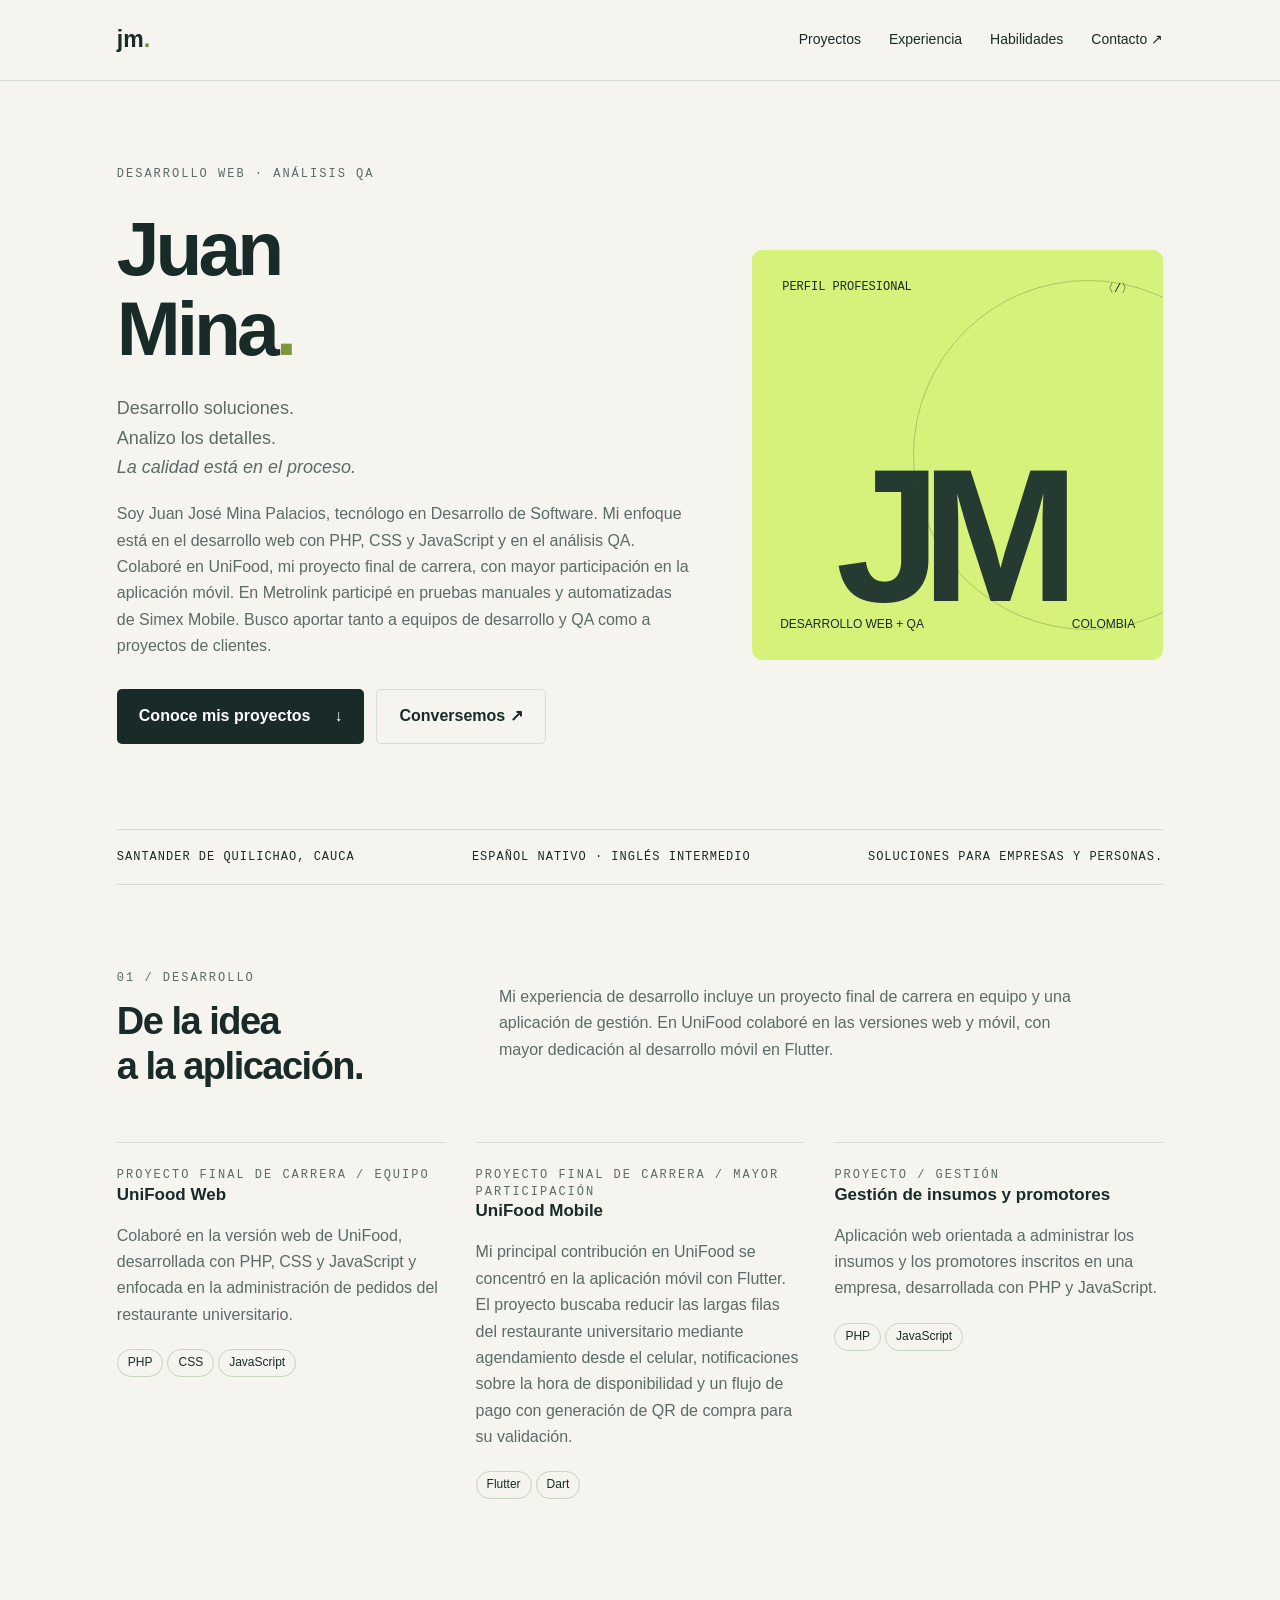
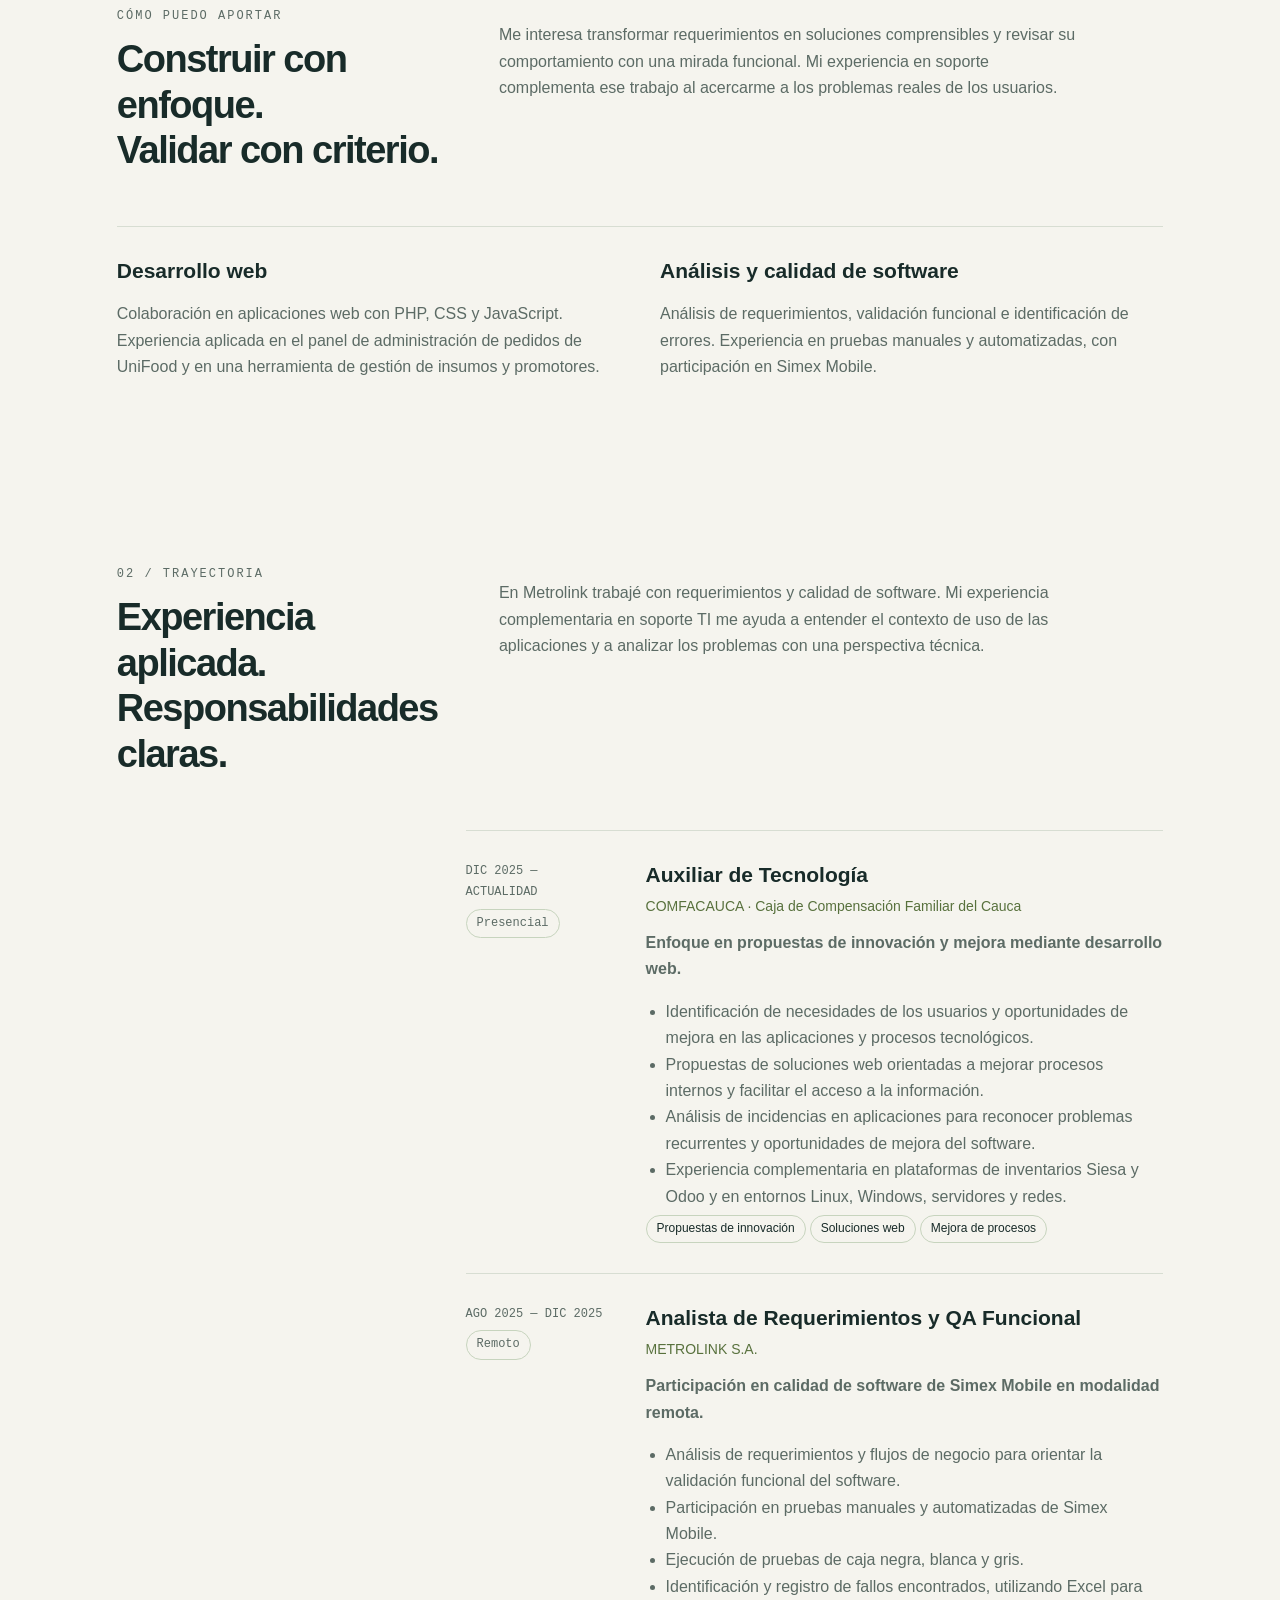
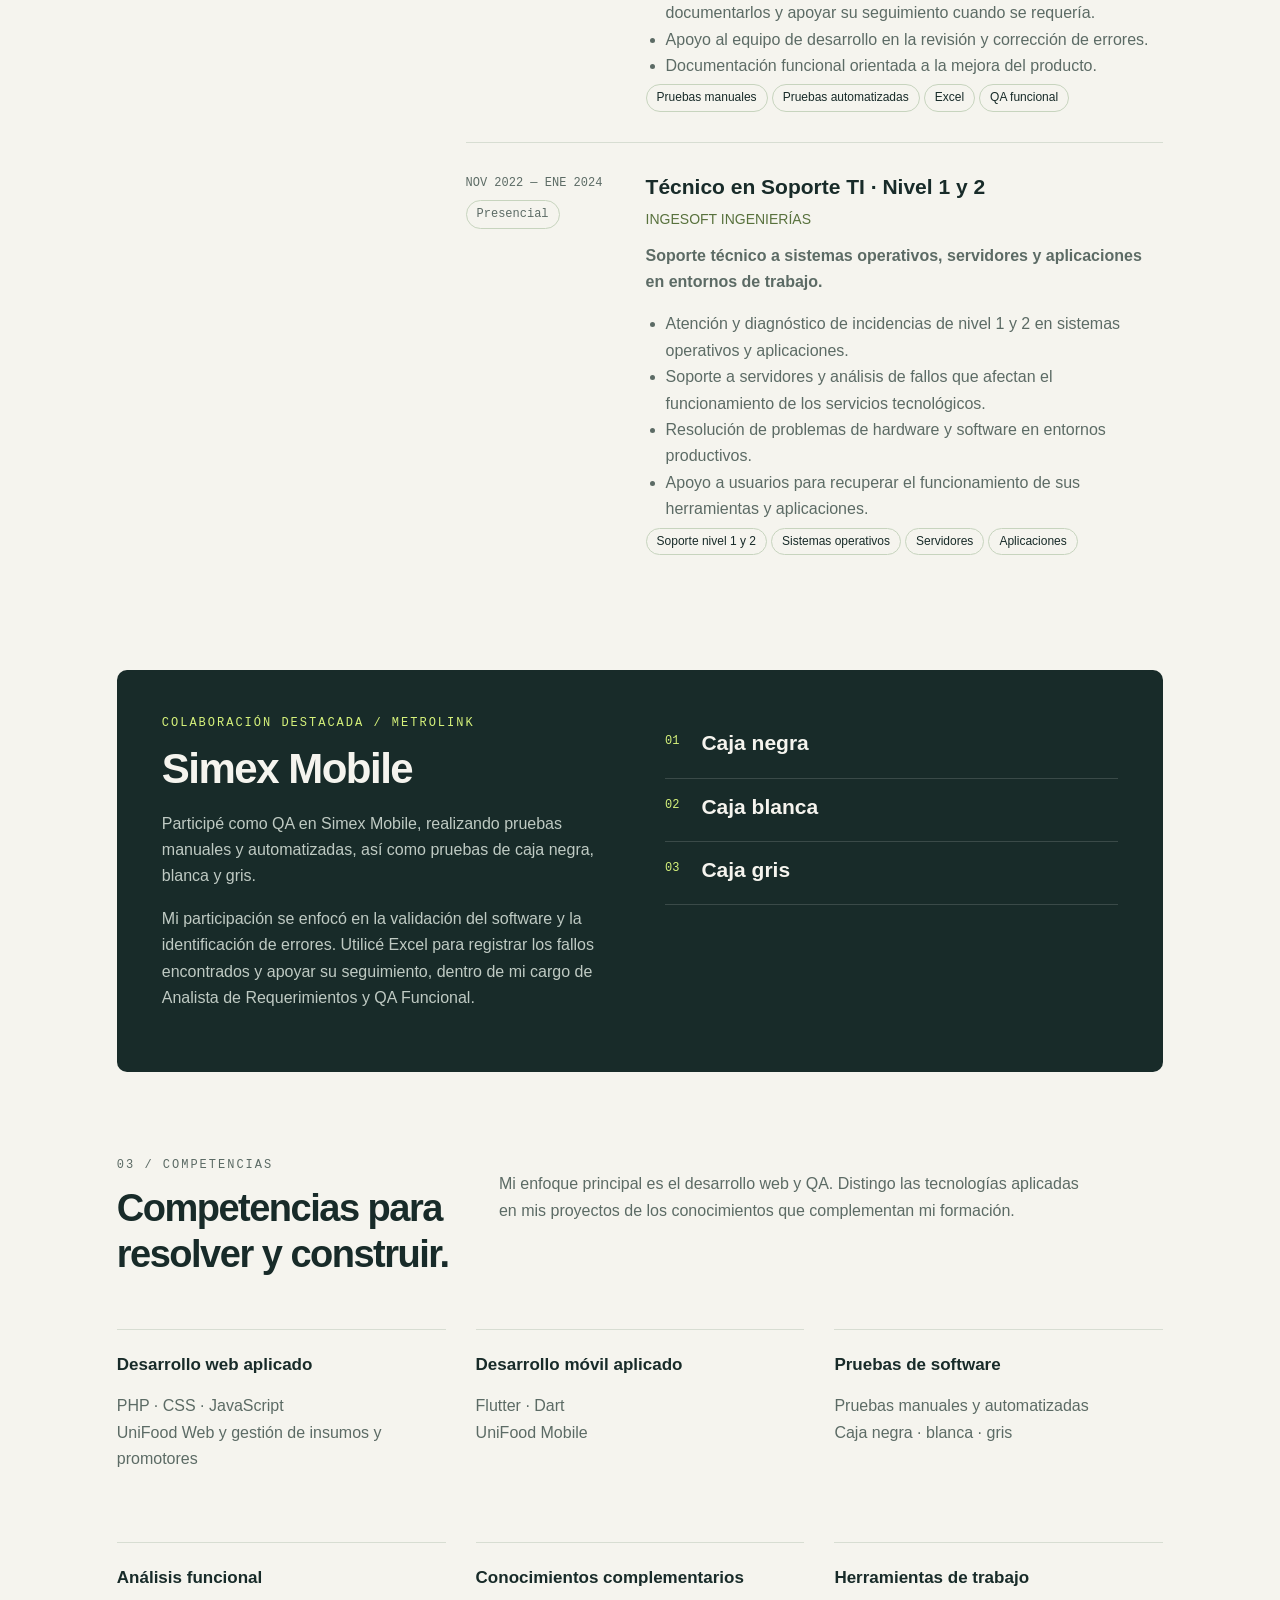
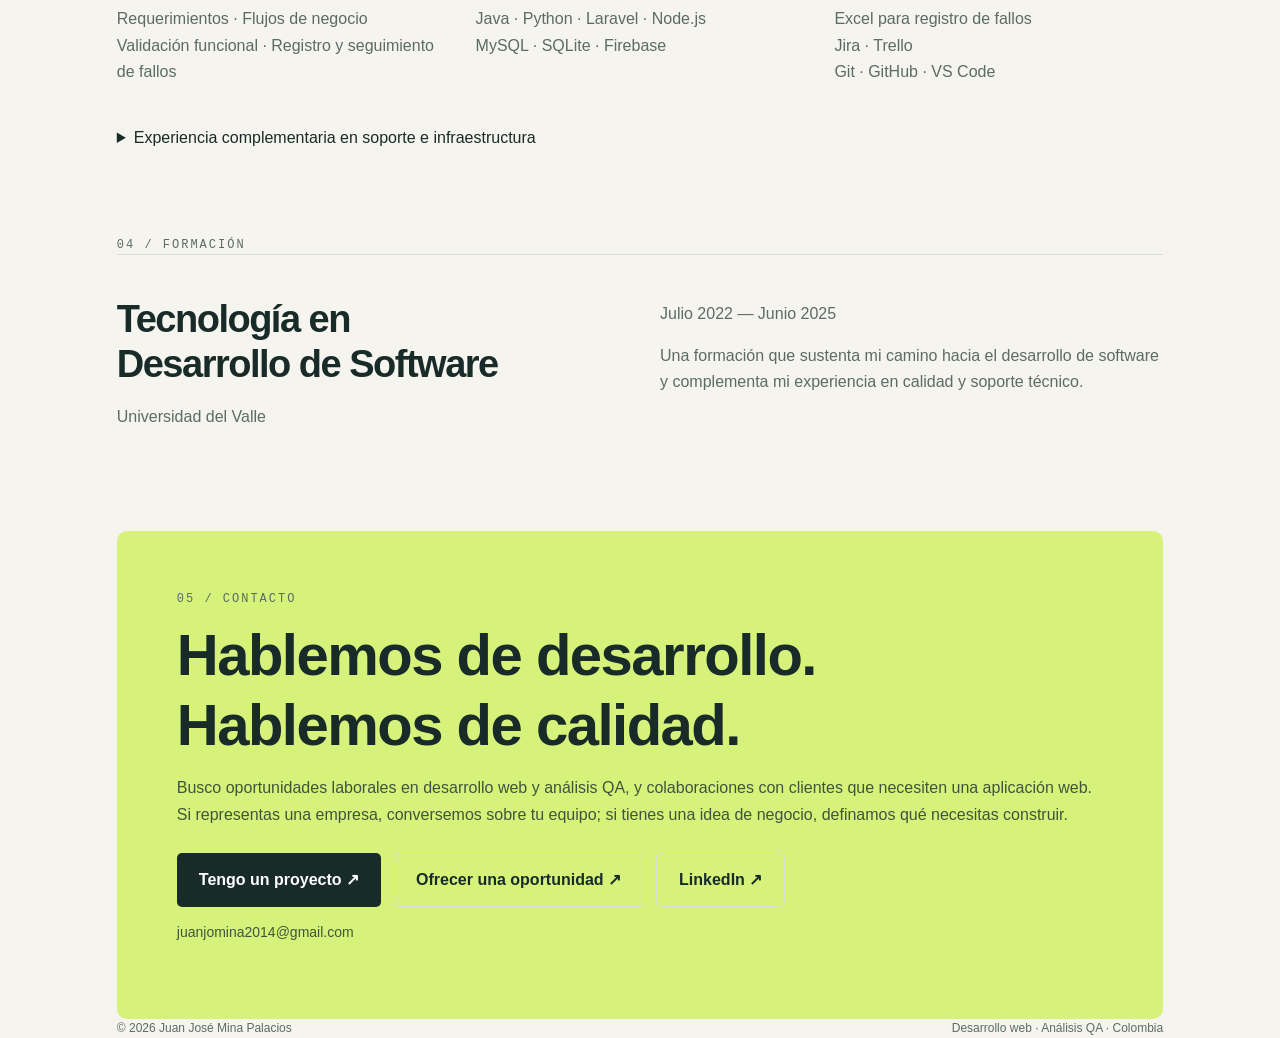
<file: index.html>
<!doctype html>
<html lang="es">
<head>
  <meta charset="utf-8">
  <meta http-equiv="refresh" content="0; url=./portafolio-web/">
  <title>Juan Mina | Portafolio</title>
</head>
<body>
  <a href="./portafolio-web/">Abrir el portafolio de Juan Mina</a>
</body>
</html>
</file>
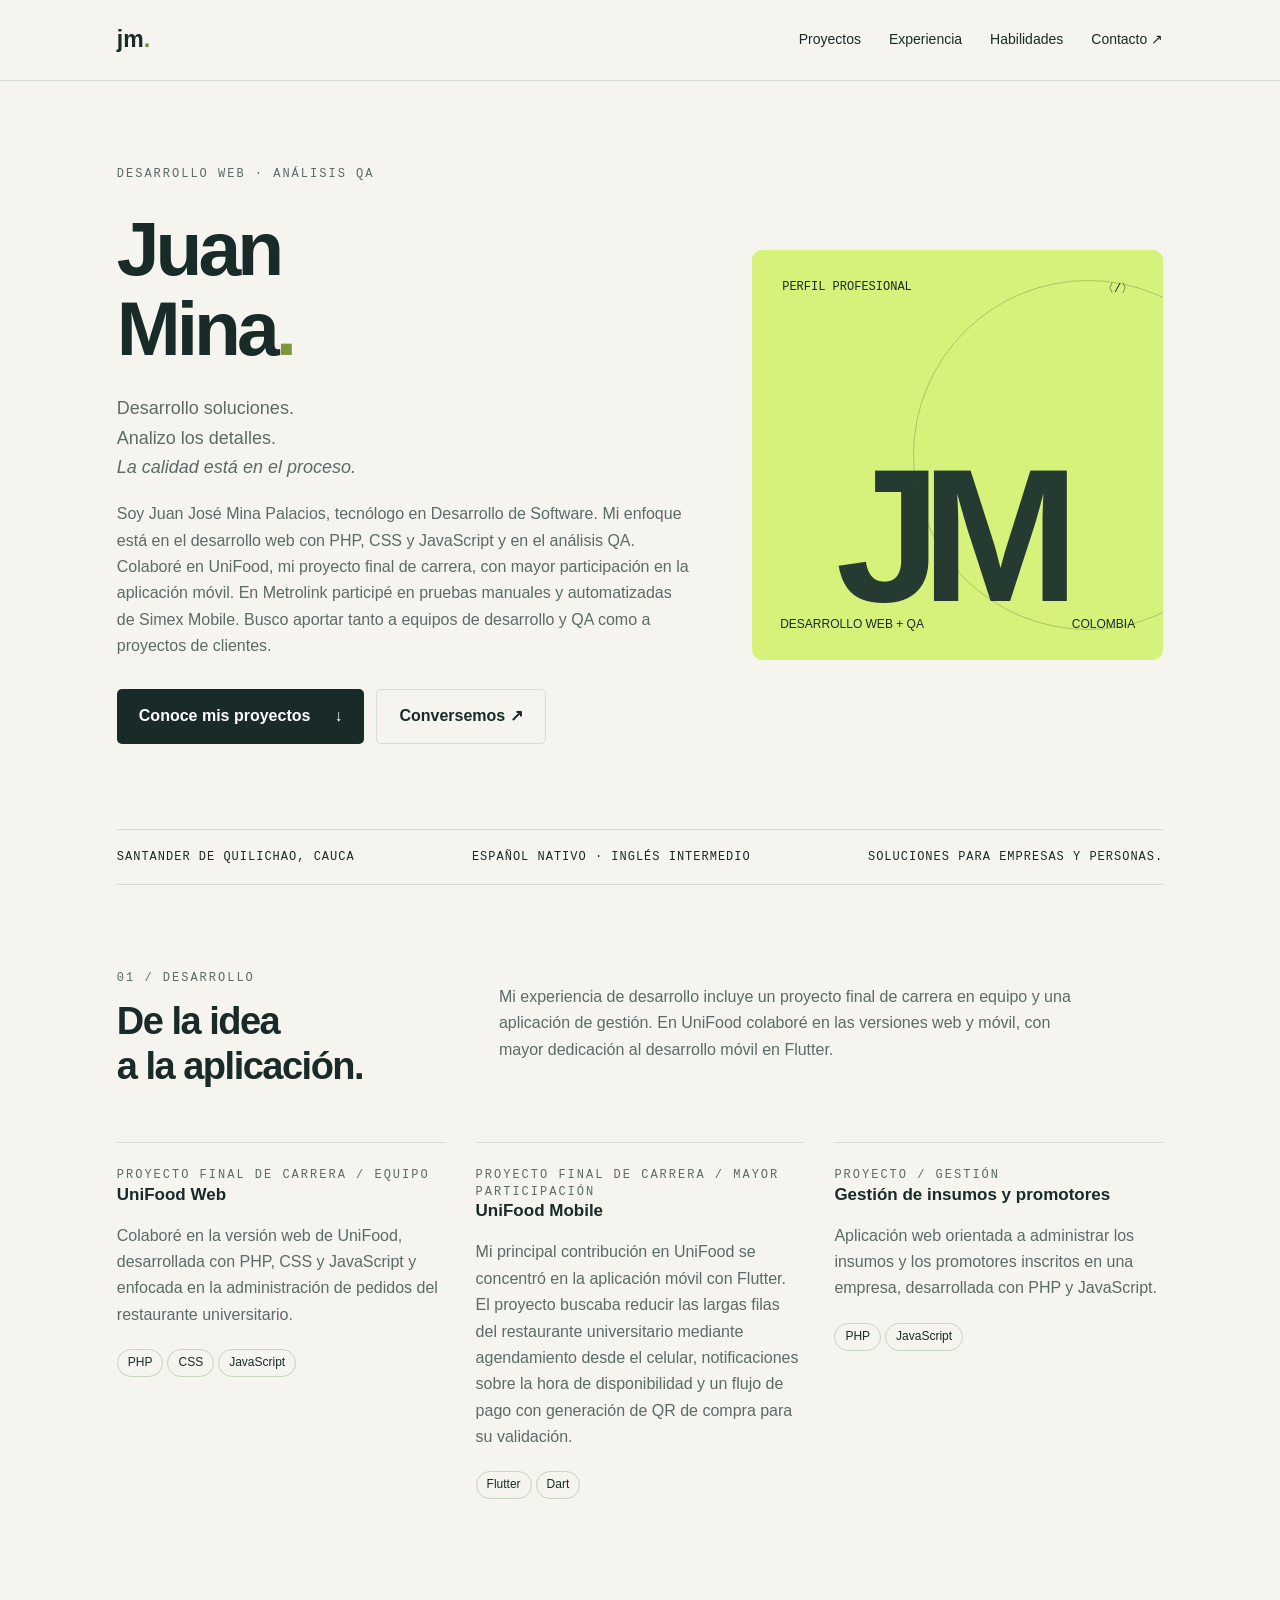
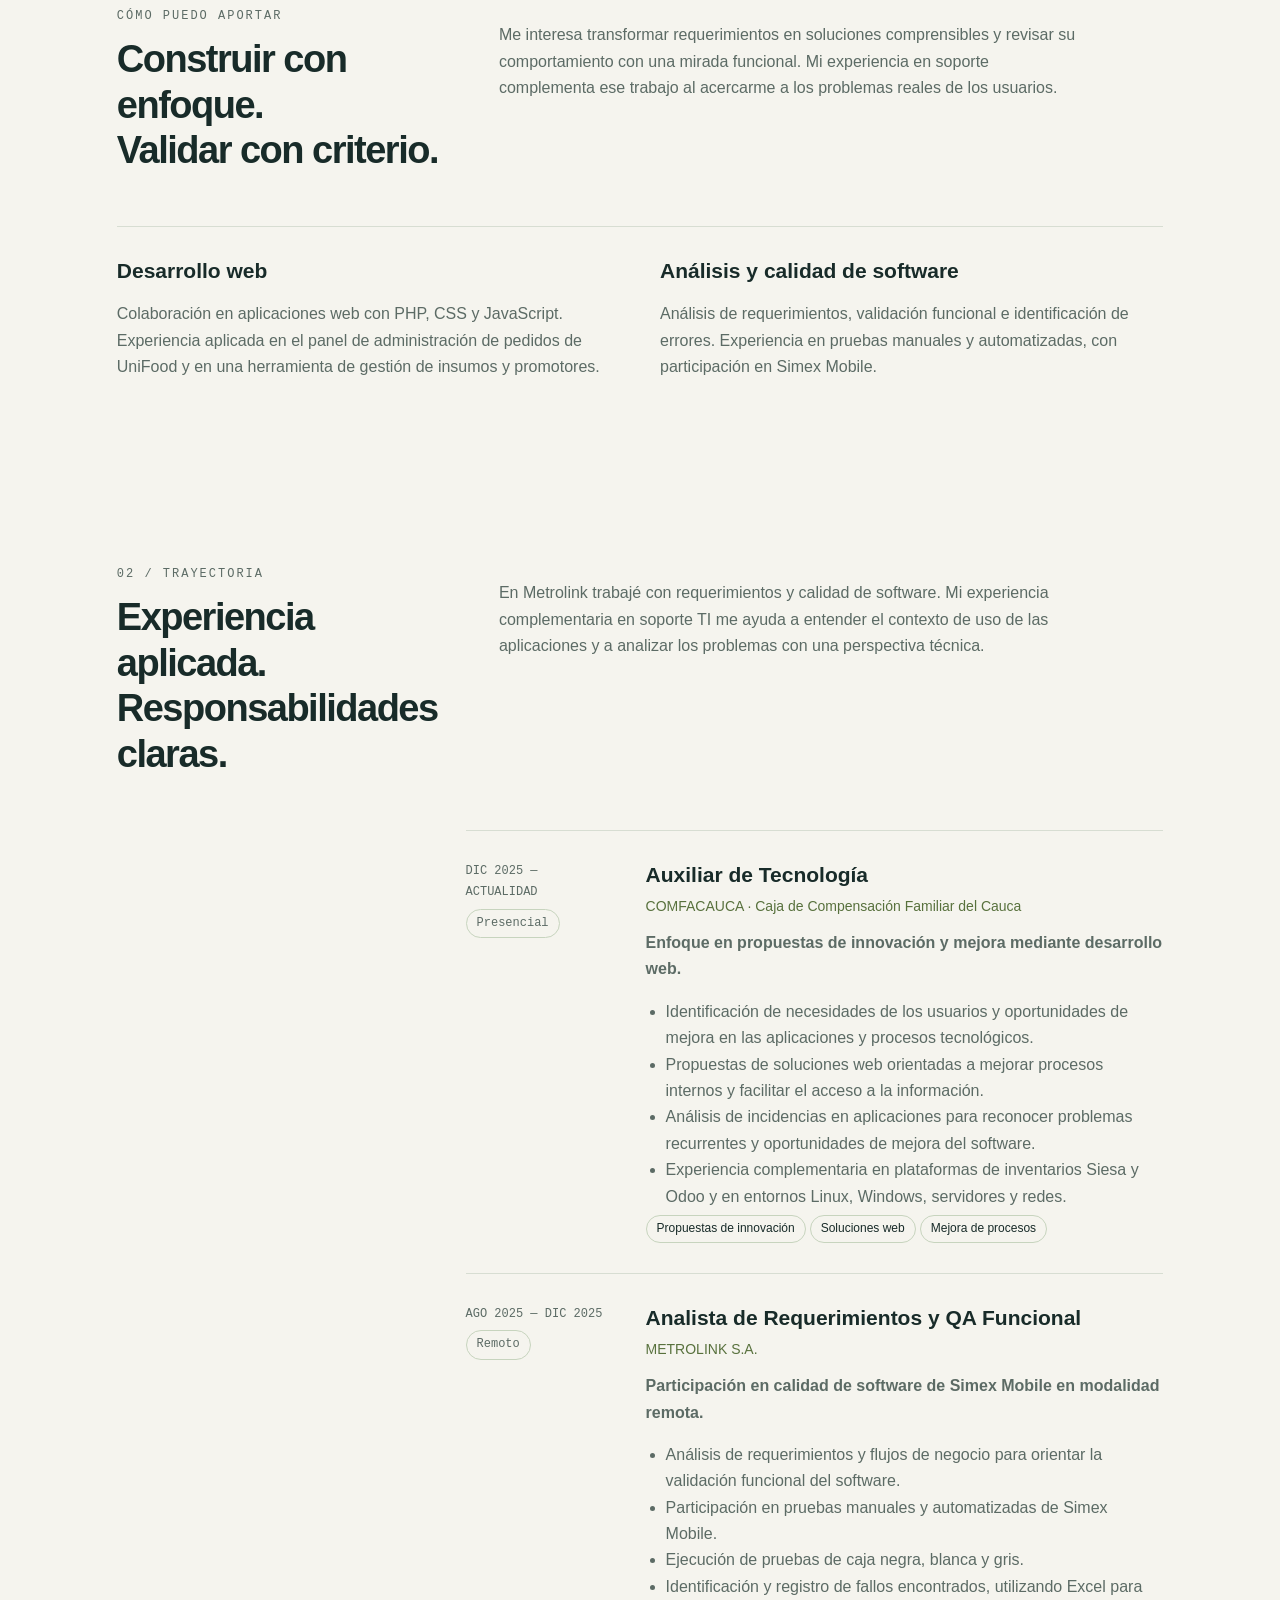
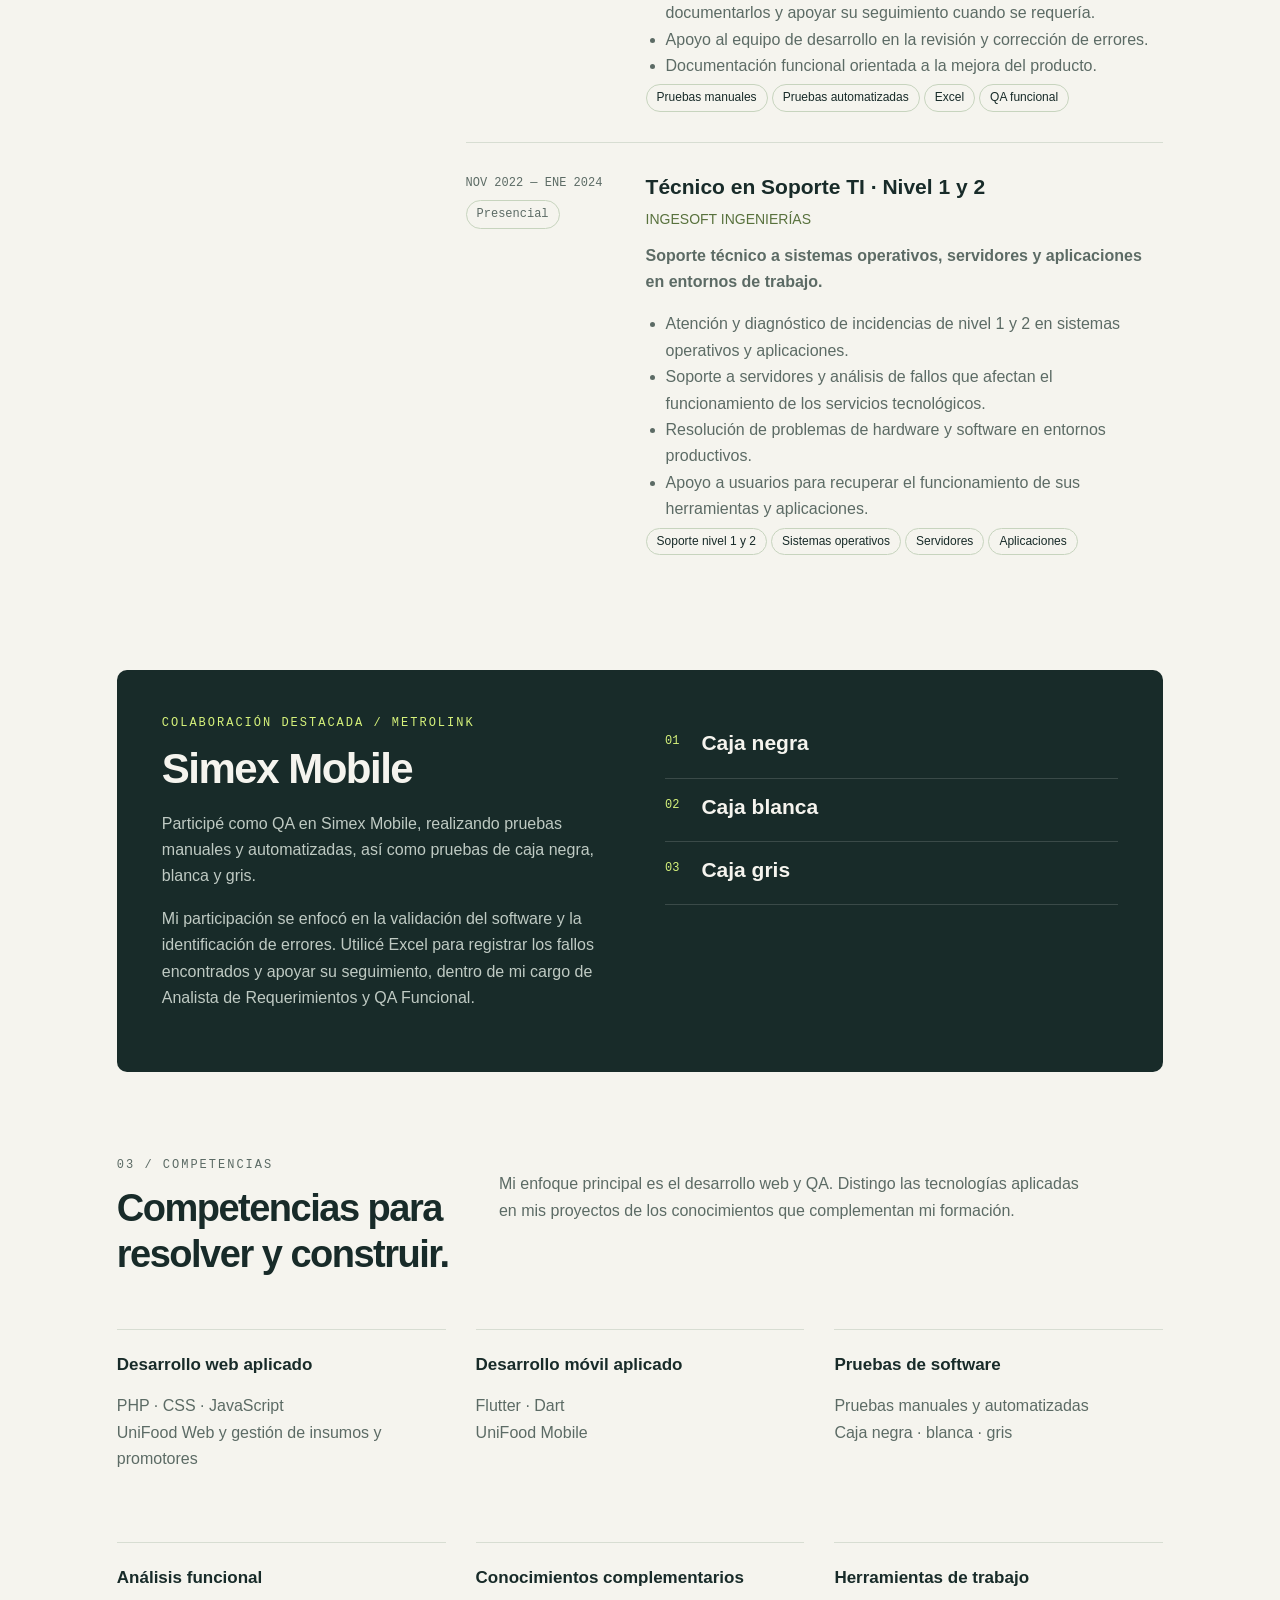
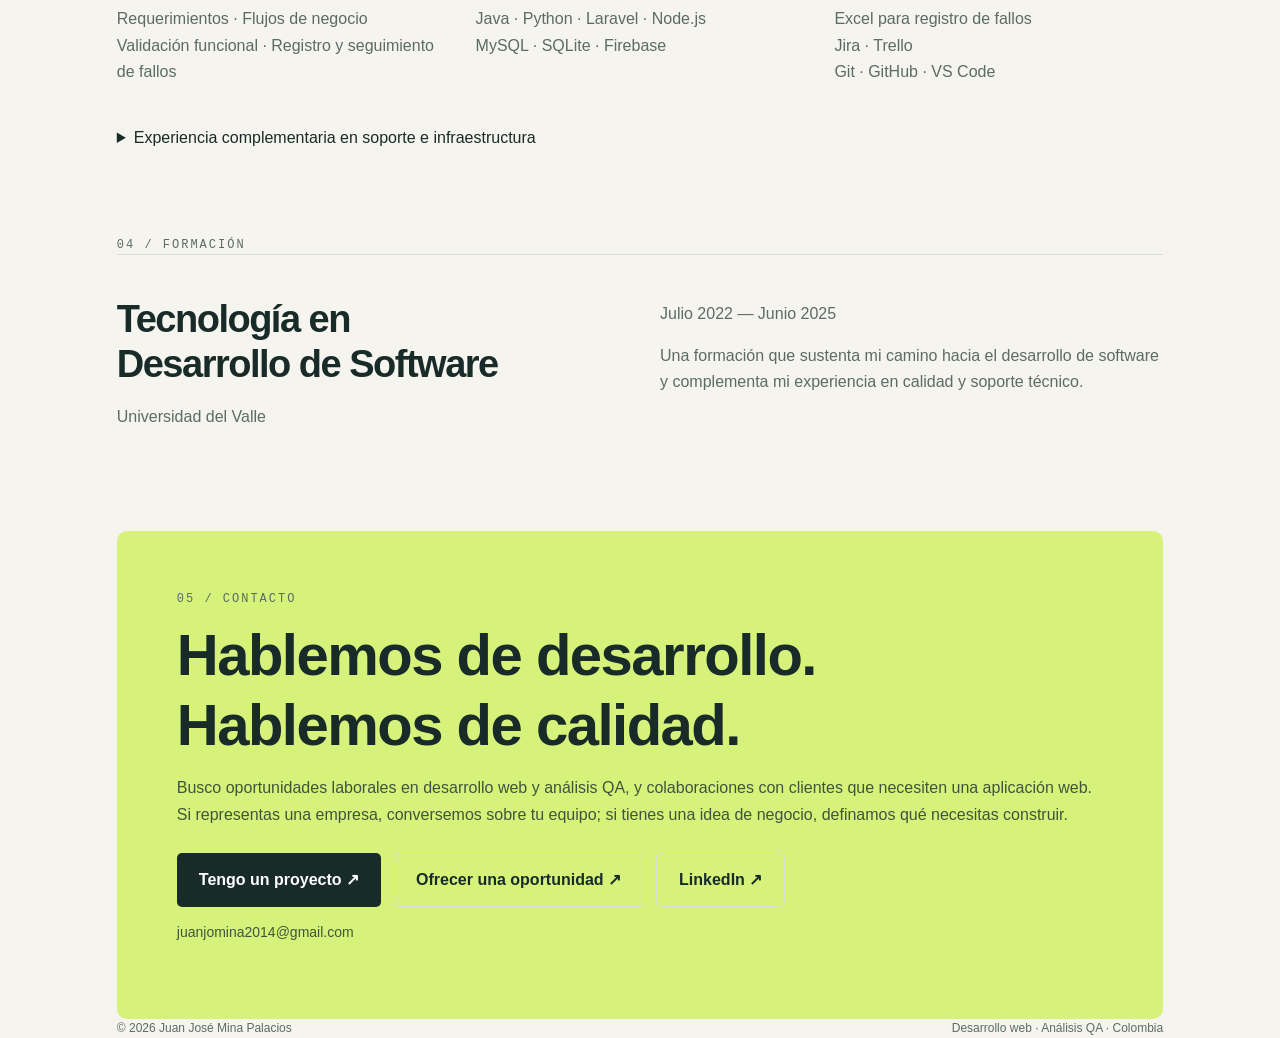
<file: portafolio-web/index.html>
<!doctype html>
<html lang="es"><head><meta charset="utf-8"><meta name="viewport" content="width=device-width,initial-scale=1"><meta name="description" content="Juan Mina: desarrollo web con PHP, CSS y JavaScript, desarrollo móvil con Flutter y análisis QA. Conoce mis proyectos UniFood y gestión de insumos y promotores."><title>Juan Mina | Desarrollo web y análisis QA</title><link rel="canonical" href="https://juanchito2001.github.io/"><meta name="robots" content="index,follow"><meta property="og:type" content="website"><meta property="og:title" content="Juan Mina | Desarrollo web y análisis QA"><meta property="og:description" content="Desarrollo web y análisis QA. Proyectos con PHP, JavaScript y Flutter; experiencia en pruebas manuales y automatizadas."><meta property="og:url" content="https://juanchito2001.github.io/"><script type="application/ld+json">{"@context": "https://schema.org", "@type": "Person", "name": "Juan José Mina Palacios", "alternateName": "Juan Mina", "url": "https://juanchito2001.github.io/", "email": "juanjomina2014@gmail.com", "jobTitle": "Tecnólogo en Desarrollo de Software", "knowsAbout": ["Desarrollo web", "PHP", "CSS", "JavaScript", "Flutter", "Análisis QA", "Pruebas de software"]}</script><link rel="stylesheet" href="./styles.css"></head><body><header><nav class="wrap" aria-label="Navegación principal"><a class="logo" href="#inicio" aria-label="Juan Mina, inicio">jm<span>.</span></a><div class="links"><a href="#proyectos">Proyectos</a><a href="#experiencia">Experiencia</a><a href="#habilidades">Habilidades</a><a href="#contacto">Contacto ↗</a></div></nav></header><main class="wrap"><section class="hero" id="inicio"><div><div class="eyebrow">Desarrollo web · Análisis QA</div><h1>Juan<br>Mina<span style="color:#7e963d">.</span></h1><p class="intro">Desarrollo soluciones.<br>Analizo los detalles.<br><em>La calidad está en el proceso.</em></p><p>Soy Juan José Mina Palacios, tecnólogo en Desarrollo de Software. Mi enfoque está en el desarrollo web con PHP, CSS y JavaScript y en el análisis QA. Colaboré en UniFood, mi proyecto final de carrera, con mayor participación en la aplicación móvil. En Metrolink participé en pruebas manuales y automatizadas de Simex Mobile. Busco aportar tanto a equipos de desarrollo y QA como a proyectos de clientes.</p><div class="actions"><a class="btn" href="#proyectos">Conoce mis proyectos <span>↓</span></a><a class="btn alt" href="mailto:juanjomina2014@gmail.com">Conversemos ↗</a></div></div><div class="portrait" aria-label="Monograma de Juan Mina"><div class="orbit" aria-hidden="true"></div><div class="top"><span>PERFIL PROFESIONAL</span><span>〈/〉</span></div><div class="bottom"><span>DESARROLLO WEB + QA</span><span>COLOMBIA</span></div></div></section><div class="strip"><span>SANTANDER DE QUILICHAO, CAUCA</span><span>ESPAÑOL NATIVO · INGLÉS INTERMEDIO</span><span>SOLUCIONES PARA EMPRESAS Y PERSONAS.</span></div>
<section class="section" id="proyectos"><div class="heading"><div><div class="eyebrow">01 / Desarrollo</div><h2>De la idea<br>a la aplicación.</h2></div><p>Mi experiencia de desarrollo incluye un proyecto final de carrera en equipo y una aplicación de gestión. En UniFood colaboré en las versiones web y móvil, con mayor dedicación al desarrollo móvil en Flutter.</p></div><div class="skills"><article class="skill"><div class="eyebrow">Proyecto final de carrera / Equipo</div><h3>UniFood Web</h3><p>Colaboré en la versión web de UniFood, desarrollada con PHP, CSS y JavaScript y enfocada en la administración de pedidos del restaurante universitario.</p><span class="tag">PHP</span><span class="tag">CSS</span><span class="tag">JavaScript</span></article><article class="skill"><div class="eyebrow">Proyecto final de carrera / Mayor participación</div><h3>UniFood Mobile</h3><p>Mi principal contribución en UniFood se concentró en la aplicación móvil con Flutter. El proyecto buscaba reducir las largas filas del restaurante universitario mediante agendamiento desde el celular, notificaciones sobre la hora de disponibilidad y un flujo de pago con generación de QR de compra para su validación.</p><span class="tag">Flutter</span><span class="tag">Dart</span></article><article class="skill"><div class="eyebrow">Proyecto / Gestión</div><h3>Gestión de insumos y promotores</h3><p>Aplicación web orientada a administrar los insumos y los promotores inscritos en una empresa, desarrollada con PHP y JavaScript.</p><span class="tag">PHP</span><span class="tag">JavaScript</span></article></div></section><section class="section" id="servicios" style="padding-top:0"><div class="heading"><div><div class="eyebrow">Cómo puedo aportar</div><h2>Construir con enfoque.<br>Validar con criterio.</h2></div><p>Me interesa transformar requerimientos en soluciones comprensibles y revisar su comportamiento con una mirada funcional. Mi experiencia en soporte complementa ese trabajo al acercarme a los problemas reales de los usuarios.</p></div><div class="education"><article><h3>Desarrollo web</h3><p>Colaboración en aplicaciones web con PHP, CSS y JavaScript. Experiencia aplicada en el panel de administración de pedidos de UniFood y en una herramienta de gestión de insumos y promotores.</p></article><article><h3>Análisis y calidad de software</h3><p>Análisis de requerimientos, validación funcional e identificación de errores. Experiencia en pruebas manuales y automatizadas, con participación en Simex Mobile.</p></article></div></section><section class="section" id="experiencia"><div class="heading"><div><div class="eyebrow">02 / Trayectoria</div><h2>Experiencia aplicada.<br>Responsabilidades claras.</h2></div><p>En Metrolink trabajé con requerimientos y calidad de software. Mi experiencia complementaria en soporte TI me ayuda a entender el contexto de uso de las aplicaciones y a analizar los problemas con una perspectiva técnica.</p></div><div class="experience"><article class="job"><div class="date">DIC 2025 — ACTUALIDAD<br><span class="tag">Presencial</span></div><div><h3>Auxiliar de Tecnología</h3><div class="company">COMFACAUCA · Caja de Compensación Familiar del Cauca</div><p><strong>Enfoque en propuestas de innovación y mejora mediante desarrollo web.</strong></p><ul><li>Identificación de necesidades de los usuarios y oportunidades de mejora en las aplicaciones y procesos tecnológicos.</li><li>Propuestas de soluciones web orientadas a mejorar procesos internos y facilitar el acceso a la información.</li><li>Análisis de incidencias en aplicaciones para reconocer problemas recurrentes y oportunidades de mejora del software.</li><li>Experiencia complementaria en plataformas de inventarios Siesa y Odoo y en entornos Linux, Windows, servidores y redes.</li></ul><span class="tag">Propuestas de innovación</span><span class="tag">Soluciones web</span><span class="tag">Mejora de procesos</span></div></article><article class="job"><div class="date">AGO 2025 — DIC 2025<br><span class="tag">Remoto</span></div><div><h3>Analista de Requerimientos y QA Funcional</h3><div class="company">METROLINK S.A.</div><p><strong>Participación en calidad de software de Simex Mobile en modalidad remota.</strong></p><ul><li>Análisis de requerimientos y flujos de negocio para orientar la validación funcional del software.</li><li>Participación en pruebas manuales y automatizadas de Simex Mobile.</li><li>Ejecución de pruebas de caja negra, blanca y gris.</li><li>Identificación y registro de fallos encontrados, utilizando Excel para documentarlos y apoyar su seguimiento cuando se requería.</li><li>Apoyo al equipo de desarrollo en la revisión y corrección de errores.</li><li>Documentación funcional orientada a la mejora del producto.</li></ul><span class="tag">Pruebas manuales</span><span class="tag">Pruebas automatizadas</span><span class="tag">Excel</span><span class="tag">QA funcional</span></div></article><article class="job"><div class="date">NOV 2022 — ENE 2024<br><span class="tag">Presencial</span></div><div><h3>Técnico en Soporte TI · Nivel 1 y 2</h3><div class="company">INGESOFT INGENIERÍAS</div><p><strong>Soporte técnico a sistemas operativos, servidores y aplicaciones en entornos de trabajo.</strong></p><ul><li>Atención y diagnóstico de incidencias de nivel 1 y 2 en sistemas operativos y aplicaciones.</li><li>Soporte a servidores y análisis de fallos que afectan el funcionamiento de los servicios tecnológicos.</li><li>Resolución de problemas de hardware y software en entornos productivos.</li><li>Apoyo a usuarios para recuperar el funcionamiento de sus herramientas y aplicaciones.</li></ul><span class="tag">Soporte nivel 1 y 2</span><span class="tag">Sistemas operativos</span><span class="tag">Servidores</span><span class="tag">Aplicaciones</span></div></article></div></section>
<section class="feature" aria-labelledby="simex"><div><div class="eyebrow">Colaboración destacada / Metrolink</div><h2 id="simex">Simex Mobile</h2><p>Participé como QA en Simex Mobile, realizando pruebas manuales y automatizadas, así como pruebas de caja negra, blanca y gris.</p><p>Mi participación se enfocó en la validación del software y la identificación de errores. Utilicé Excel para registrar los fallos encontrados y apoyar su seguimiento, dentro de mi cargo de Analista de Requerimientos y QA Funcional.</p></div><div><div class="test"><span>01</span><div><h3>Caja negra</h3></div></div><div class="test"><span>02</span><div><h3>Caja blanca</h3></div></div><div class="test"><span>03</span><div><h3>Caja gris</h3></div></div></div></section>
<section class="section" id="habilidades"><div class="heading"><div><div class="eyebrow">03 / Competencias</div><h2>Competencias para<br>resolver y construir.</h2></div><p>Mi enfoque principal es el desarrollo web y QA. Distingo las tecnologías aplicadas en mis proyectos de los conocimientos que complementan mi formación.</p></div><div class="skills"><div class="skill"><h3>Desarrollo web aplicado</h3><p>PHP · CSS · JavaScript<br>UniFood Web y gestión de insumos y promotores</p></div><div class="skill"><h3>Desarrollo móvil aplicado</h3><p>Flutter · Dart<br>UniFood Mobile</p></div><div class="skill"><h3>Pruebas de software</h3><p>Pruebas manuales y automatizadas<br>Caja negra · blanca · gris</p></div><div class="skill"><h3>Análisis funcional</h3><p>Requerimientos · Flujos de negocio<br>Validación funcional · Registro y seguimiento de fallos</p></div><div class="skill"><h3>Conocimientos complementarios</h3><p>Java · Python · Laravel · Node.js<br>MySQL · SQLite · Firebase</p></div><div class="skill"><h3>Herramientas de trabajo</h3><p>Excel para registro de fallos<br>Jira · Trello<br>Git · GitHub · VS Code</p></div></div><details><summary>Experiencia complementaria en soporte e infraestructura</summary><p>Linux y Windows, configuración de servidores y puntos de acceso (AP), y manejo de Siesa y Odoo para control de inventarios.</p></details></section>
<section class="section" style="padding-top:0"><div class="eyebrow">04 / Formación</div><div class="education"><div><h2>Tecnología en<br>Desarrollo de Software</h2><p>Universidad del Valle</p></div><div><p>Julio 2022 — Junio 2025</p><p>Una formación que sustenta mi camino hacia el desarrollo de software y complementa mi experiencia en calidad y soporte técnico.</p></div></div></section><section class="contact" id="contacto"><div class="eyebrow">05 / Contacto</div><h2>Hablemos de desarrollo.<br>Hablemos de calidad.</h2><p>Busco oportunidades laborales en desarrollo web y análisis QA, y colaboraciones con clientes que necesiten una aplicación web. Si representas una empresa, conversemos sobre tu equipo; si tienes una idea de negocio, definamos qué necesitas construir.</p><div class="actions"><a class="btn" href="mailto:juanjomina2014@gmail.com?subject=Consulta%20sobre%20desarrollo%20web">Tengo un proyecto ↗</a><a class="btn alt" href="mailto:juanjomina2014@gmail.com?subject=Oportunidad%20laboral%20-%20Desarrollo%20web%20y%20QA">Ofrecer una oportunidad ↗</a><a class="btn alt" href="https://www.linkedin.com/in/juan-jos%C3%A9-mina-palacios-7162381a3" target="_blank" rel="noopener noreferrer">LinkedIn ↗</a></div><p style="font-size:14px;overflow-wrap:anywhere">juanjomina2014@gmail.com</p></section></main><footer class="wrap"><span>© <span id="year">2026</span> Juan José Mina Palacios</span><span>Desarrollo web · Análisis QA · Colombia</span></footer><script src="./main.js" defer></script></body></html>
</file>
<file: portafolio-web/styles.css>
:root{--bg:#f5f4ee;--ink:#182b29;--muted:#5c6b65;--green:#d6f27b;--line:#d7ddd2}
*{box-sizing:border-box}
html{scroll-behavior:smooth;scroll-padding-top:90px}
body{margin:0;background:var(--bg);color:var(--ink);font:16px/1.65 'Segoe UI',Arial,sans-serif}
a{color:inherit}
header{position:sticky;top:0;background:#f5f4eef5;z-index:2;border-bottom:1px solid var(--line)}
.wrap{max-width:1200px;margin:auto;padding:0 6%}
nav{display:flex;align-items:center;justify-content:space-between;height:80px}
.logo{font-size:23px;font-weight:800;text-decoration:none}
.logo span{color:#708b38}
nav .links{display:flex;gap:28px;font-size:14px}
nav a{text-decoration:none}
nav a:hover{text-decoration:underline}
a:focus-visible,button:focus-visible{outline:3px solid #6d8e21;outline-offset:5px}
.hero{display:grid;grid-template-columns:1.4fr 1fr;gap:60px;align-items:center;padding-top:85px;padding-bottom:85px}
.eyebrow{font:12px/1.4 monospace;letter-spacing:2px;text-transform:uppercase;color:var(--muted)}
h1{font-size:clamp(48px,6vw,78px);line-height:1.05;letter-spacing:-4px;font-weight:650;margin:25px 0}
h1 em{font-family:Georgia,serif;font-weight:400}
p{color:var(--muted)}
.intro{font-size:18px;max-width:540px}
.actions{display:flex;gap:12px;flex-wrap:wrap;margin-top:30px}
.btn{display:inline-flex;align-items:center;gap:24px;padding:13px 22px;background:var(--ink);color:white;text-decoration:none;border-radius:5px;font-weight:600}
.btn.alt{background:transparent;border:1px solid var(--line);color:var(--ink)}
.portrait{background:var(--green);min-height:410px;position:relative;border-radius:10px;padding:30px;overflow:hidden;display:flex;flex-direction:column;justify-content:space-between}
.portrait:after{content:'JM';font-size:190px;letter-spacing:-20px;line-height:1;font-weight:700;align-self:center;color:#253b31;margin-right:20px}
.portrait .top{display:flex;justify-content:space-between;font:12px monospace}
.portrait .bottom{position:absolute;bottom:25px;left:28px;right:28px;display:flex;justify-content:space-between;font-size:12px}
.orbit{position:absolute;width:350px;height:350px;border:1px solid #253b3140;border-radius:50%;top:30px;right:-100px}
.strip{border-top:1px solid var(--line);border-bottom:1px solid var(--line);display:flex;justify-content:space-between;gap:20px;padding:20px 0;font:12px monospace;letter-spacing:1px}
.section{padding:85px 0}
.heading{display:grid;grid-template-columns:1fr 2fr;gap:50px;margin-bottom:40px}
h2{font-size:38px;line-height:1.2;letter-spacing:-1.5px;margin:12px 0}
h3{font-size:21px;line-height:1.35;margin:0 0 6px}
.heading p{margin-top:14px;max-width:580px}
.experience{margin-left:33.33%}
.job{display:grid;grid-template-columns:150px 1fr;gap:30px;border-top:1px solid var(--line);padding:30px 0}
.date{font:12px/1.8 monospace;color:var(--muted)}
.company{font-size:14px;color:#58713d}
.job p{margin:12px 0}
.job ul{padding-left:20px;color:var(--muted);margin-bottom:0}
.tag{display:inline-block;font-size:12px;border:1px solid #c7d4be;padding:3px 10px;border-radius:30px;margin:5px 4px 0 0}
.feature{background:var(--ink);color:var(--bg);border-radius:10px;padding:45px;display:grid;grid-template-columns:1fr 1fr;gap:50px}
.feature p{color:#bfcac3}
.feature .eyebrow{color:var(--green)}
.feature h2{font-size:42px}
.test{border-bottom:1px solid #ffffff25;padding:14px 0;display:flex;gap:22px}
.test span{font:12px monospace;color:var(--green);padding-top:5px}
.skills{display:grid;grid-template-columns:repeat(3,1fr);gap:30px}
.skill{border-top:1px solid var(--line);padding:24px 0}
.skill h3{font-size:17px}
.education{display:grid;grid-template-columns:1fr 1fr;gap:40px;border-top:1px solid var(--line);padding-top:30px}
.contact{background:var(--green);padding:60px;border-radius:10px}
.contact h2{font-size:clamp(34px,5vw,58px);max-width:650px}
.contact p{color:#3e553c}
.contact .actions{margin-top:25px}
footer{display:flex;justify-content:space-between;gap:25px;padding:35px 0;font-size:12px;color:var(--muted)}
@media(max-width:800px){.hero{grid-template-columns:1fr;padding-top:50px;gap:35px}
.portrait{min-height:330px}
.heading{grid-template-columns:1fr;gap:0}
.experience{margin-left:0}
.feature{grid-template-columns:1fr;padding:30px;gap:20px}
.skills{grid-template-columns:1fr 1fr}
.section{padding:55px 0}
.strip{flex-wrap:wrap}
h1{letter-spacing:-2px}
.contact{padding:30px}
}
@media(max-width:480px){nav .links{gap:14px;font-size:12px}
.job{grid-template-columns:1fr;gap:8px}
.skills,.education{grid-template-columns:1fr}
.hero{padding-bottom:50px}
footer{flex-direction:column;gap:5px}
.strip{font-size:10px}
}

@media(max-width:480px){nav .links{gap:9px;font-size:11px}
.btn{gap:12px}
}
@media(prefers-reduced-motion:reduce){html{scroll-behavior:auto}
}
</file>
